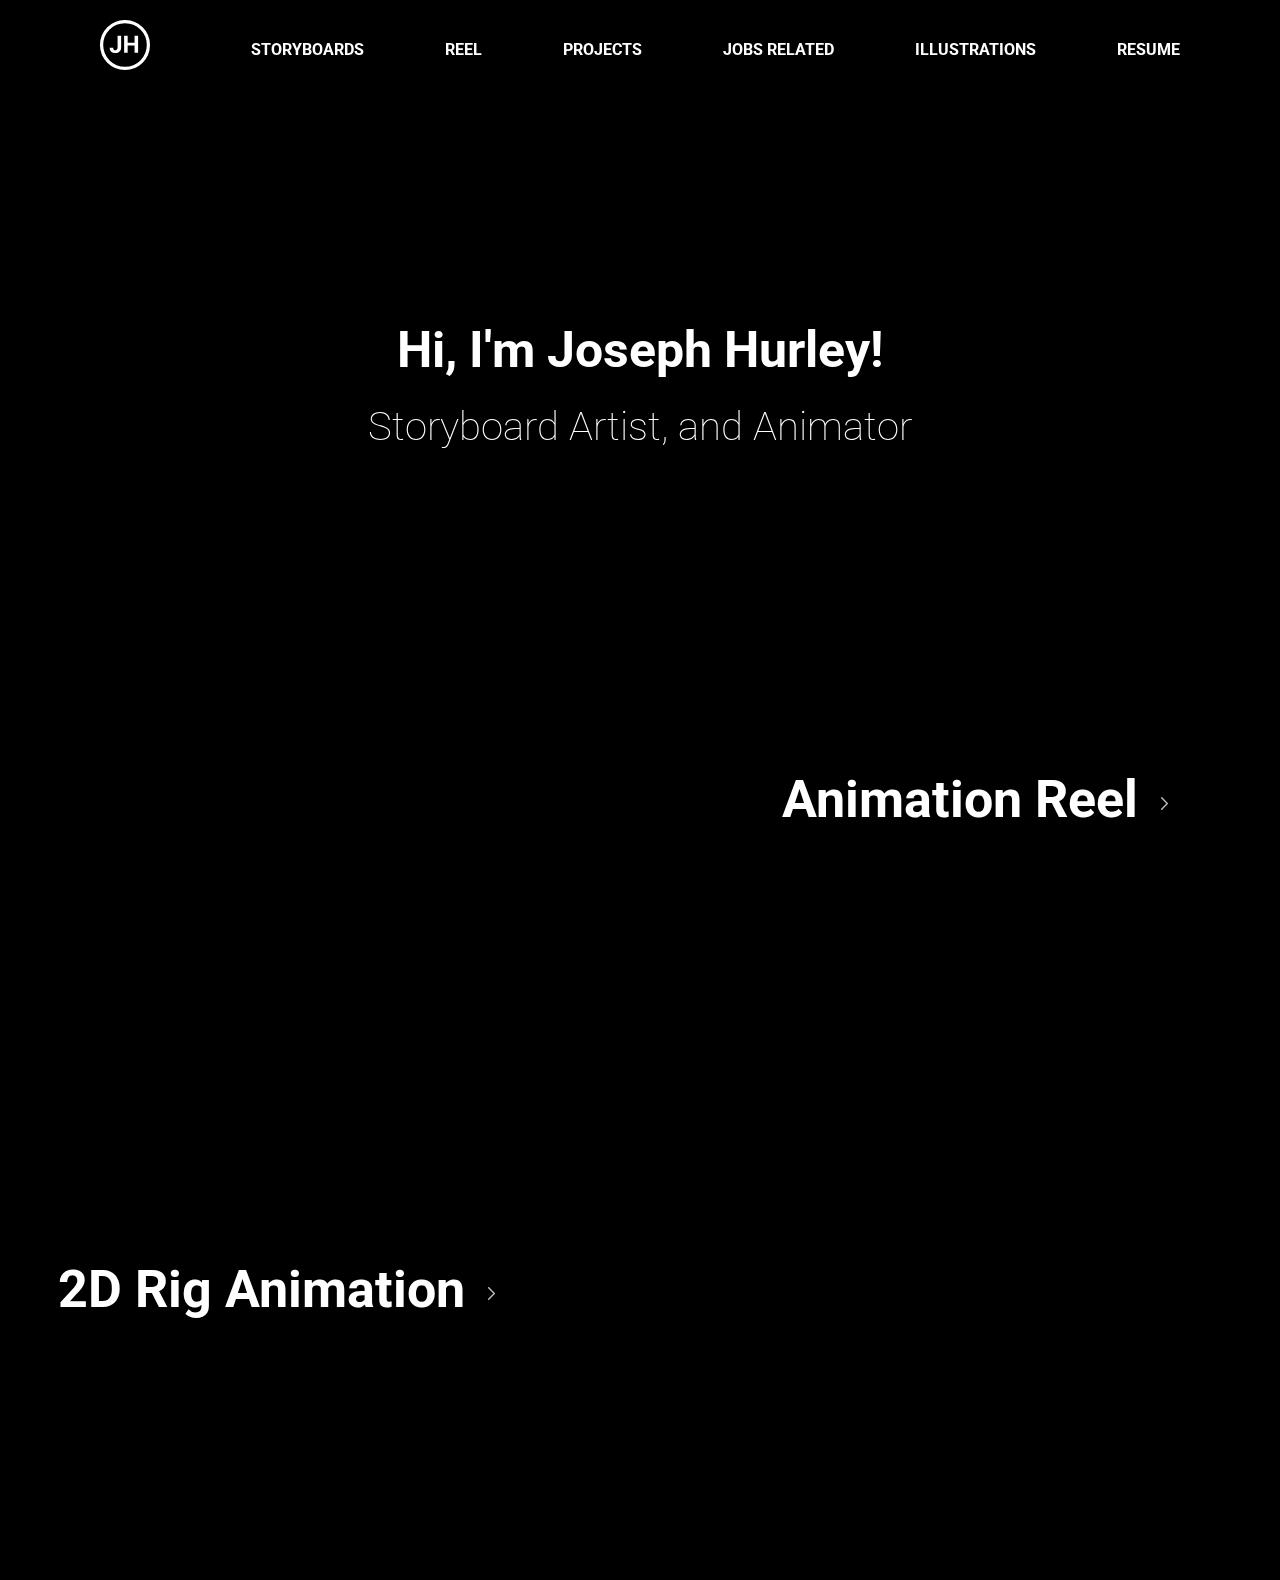
<file: index.html>
<!DOCTYPE html>
<html>
<head>
	<!-- <meta name="viewport" content="width=device-width, initial-scale=1"> -->
	<meta property="og:title" content="Joe Hurley - Animator, Storyboard Artist, Illustrator" />
	<meta property="og:url" content="http://joesshockingtoons.com/" />
	<meta property="og:image" content="http://joesshockingtoons.com/assets/ogimage.jpg" />
	<meta property="og:image:type" content="image/jpeg" />
	<meta property="og:description" content="Hi, I am a 2D Animator, take a look at my work and please let me know what you think." />
	<meta charset="UTF-8" />
	<link href="https://fonts.googleapis.com/css?family=Roboto:300,400,500" rel="stylesheet">
	<link href="https://fonts.googleapis.com/css?family=Lato" rel="stylesheet">
	<link rel="stylesheet" href="main.css">
	<title>Joe Hurley - Animator</title>
	<link rel="icon" type="image/png" href="favicon.png">
</head>
<body>

	<div class="wholepage">
		<div class="top">
			<!-- <video id="mainVideo" autoplay muted loop>
			<source src="hero-video.mp4" type="video/mp4" />
		</video> -->

		<div class="over-video">
			<div class="icon-nav">
				<div class="nav-icon"><img src="assets/logo_white.svg" /></div>
				<div class="navigation-main">
					<span class="nav-item"><a href = "storyboards.html">Storyboards</a></span>
					<span class="nav-item"><a href = "index.html">REEL</a></span>

					<span class="nav-item"><a href = "projects.html" >Projects</a></span>

					<span class="nav-item"><a href = "jobsrelated.html" >Jobs Related</a></span>

					<span class="nav-item"><a href = "illustrations.html" >Illustrations</a></span>





					<span class="nav-item"><a href = "resume.pdf" target="_blank">RESUME</a></span>
				</div>
			</div>

			<div class="me">
				<div class="me-title">Hi, I'm Joseph Hurley!</div>
				<div class="me-desc">Storyboard Artist, and Animator</div>
			</div>

		</div>
	</div>




	<div  class="projects margin-ontop reelMargins">

		<!-- enter one way -->



		<div class="projectContainer">

			<!-- <img src="assets/reel_1.png" class="videoImage"/> -->
			<iframe src="https://player.vimeo.com/video/208623451" class="videoImage" frameborder="0" webkitallowfullscreen mozallowfullscreen allowfullscreen></iframe>
			<a href="https://vimeo.com/208623451">
				<div class="textContainer">
					<div class="videoTitle">
						Animation Reel <img src="assets/arrow_right-white.svg" alt="Link Arrow" class="linkArrow"/>



					</div>
					<div  class="videoPara legible">

					</div>
				</div>
			</a>
		</div>

		<div class="projectContainer">
			<a href="https://vimeo.com/290734391">
				<div class="textContainer otherWayMargin">
					<div class="videoTitle">
						2D Rig Animation
						<img src="assets/arrow_right-white.svg" alt="Link Arrow" class="linkArrow"/>
					</div>
					<div class="videoPara legible">

					</div>
				</div>
			</a>
			<!-- <img src="assets/reel_2.png" class="videoImage"/> -->
			<iframe src="https://player.vimeo.com/video/290734391" class="videoImage" frameborder="0" webkitallowfullscreen mozallowfullscreen allowfullscreen></iframe>

		</div>

		<!-- footer content -->

	</div>

</div>
<script>
(function(i,s,o,g,r,a,m){i['GoogleAnalyticsObject']=r;i[r]=i[r]||function(){
	(i[r].q=i[r].q||[]).push(arguments)},i[r].l=1*new Date();a=s.createElement(o),
	m=s.getElementsByTagName(o)[0];a.async=1;a.src=g;m.parentNode.insertBefore(a,m)
})(window,document,'script','https://www.google-analytics.com/analytics.js','ga');

ga('create', 'UA-90541343-2', 'auto');
ga('send', 'pageview');

</script>
</body>
</html>
</file>
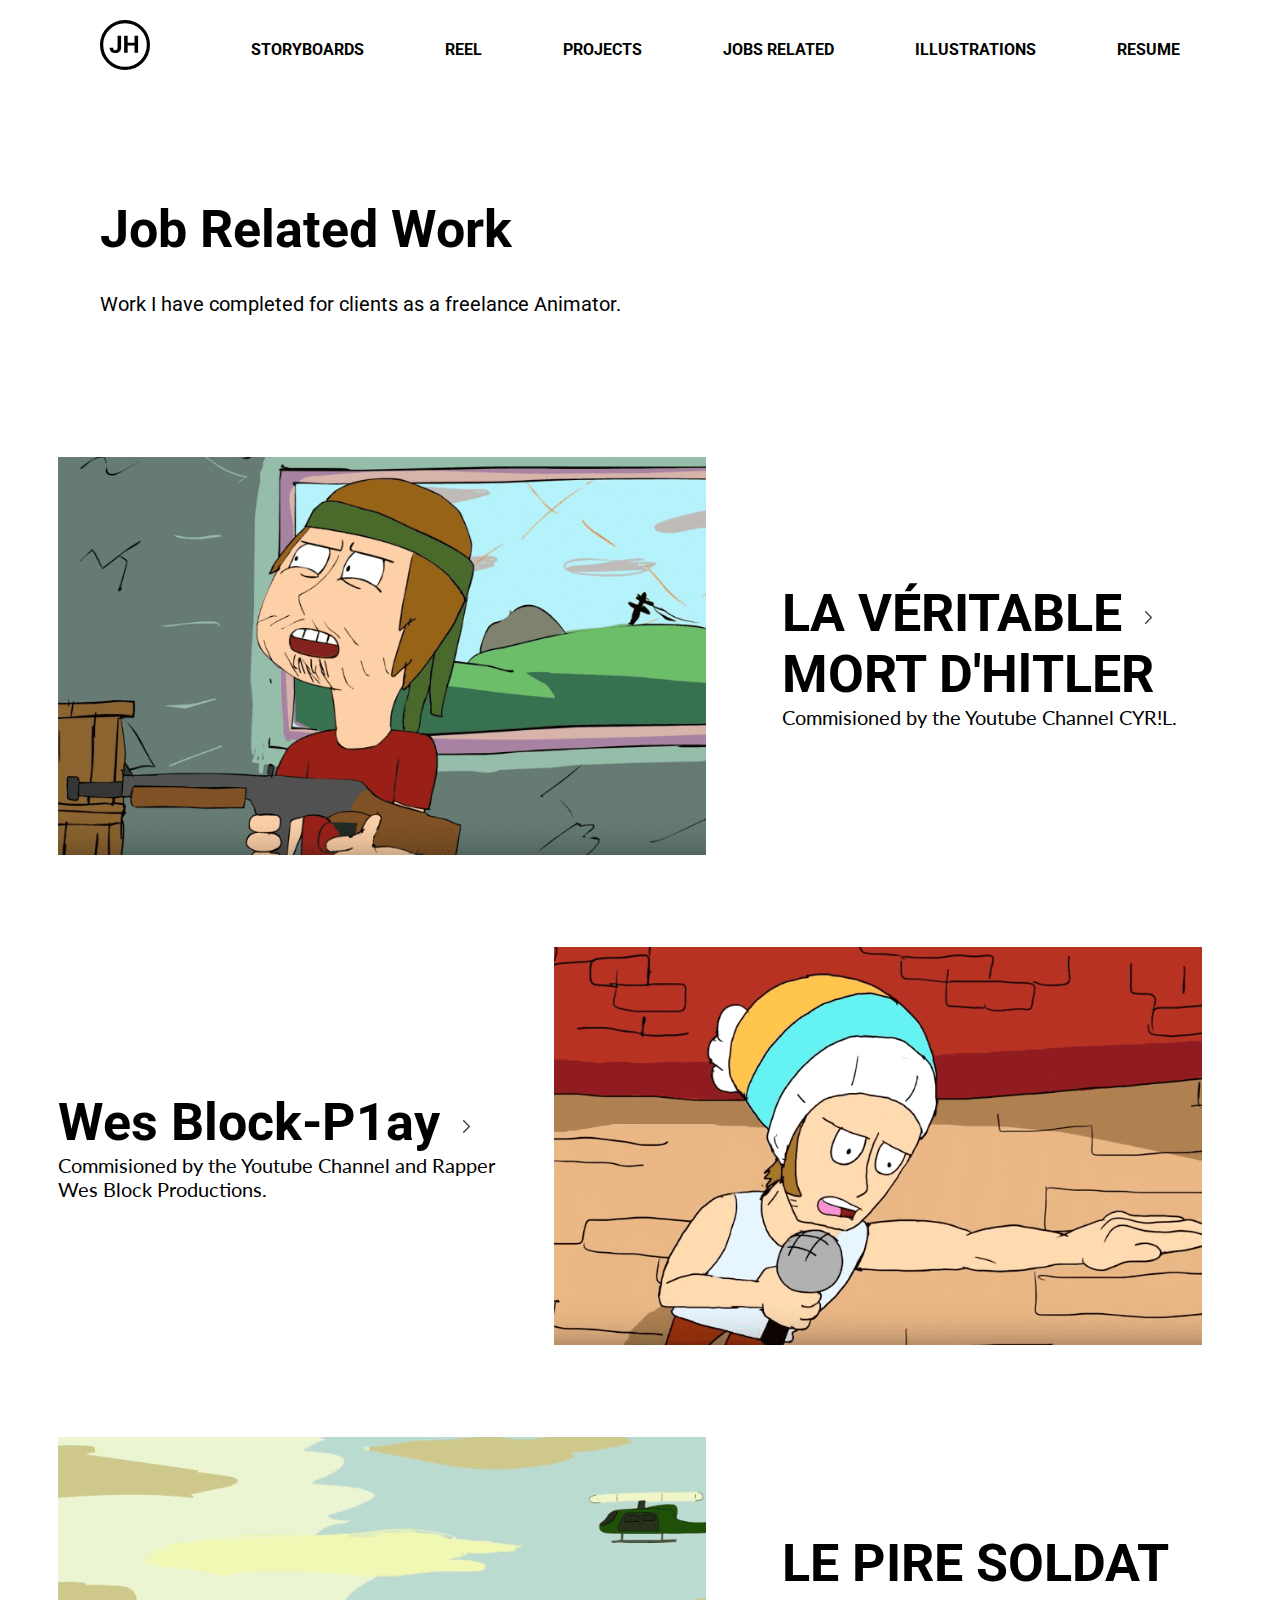
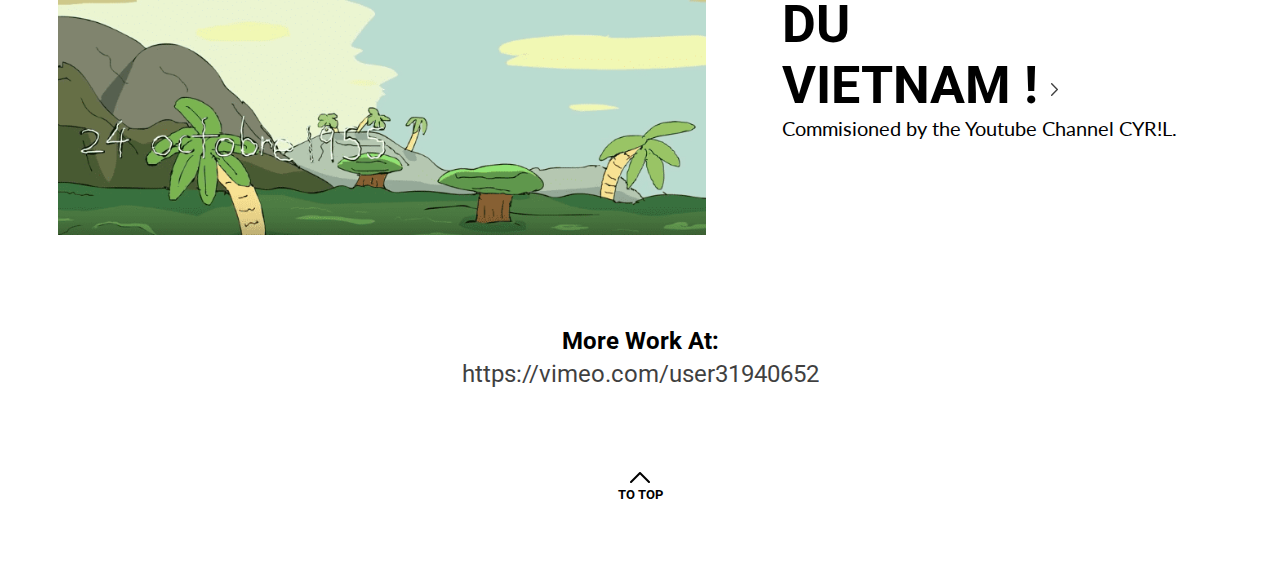
<file: jobsrelated.html>
<!DOCTYPE html>
<html>
<head>
	<!-- <meta name="viewport" content="width=device-width, initial-scale=1"> -->
	<meta property="og:title" content="Joe Hurley - Animator, Storyboard Artist, Illustrator" />
	<meta property="og:url" content="http://joesshockingtoons.com/" />
	<meta property="og:image" content="http://joesshockingtoons.com/assets/ogimage.jpg" />
	<meta property="og:image:type" content="image/jpeg" />
	<meta property="og:description" content="Hi, I am a 2D Animator, take a look at my work and please let me know what you think." />
	<meta charset="UTF-8" />
	<link href="https://fonts.googleapis.com/css?family=Roboto:300,400,500" rel="stylesheet">
	<link href="https://fonts.googleapis.com/css?family=Lato" rel="stylesheet">
	<link rel="stylesheet" href="main.css">

	<title>Joe Hurley - Projects</title>

	<link rel="icon" type="image/png" href="favicon.png">

</head>
<body id = "top" class="whiteBG ">

	<div class="wholepage blackText margins">

		<div class="icon-nav">
			<div class="nav-icon"><img src="assets/logo_black.svg" /></div>
			<div class="navigation-main">
				<span class="nav-item"><a href = "storyboards.html">Storyboards</a></span>
				<span class="nav-item"><a href = "index.html">REEL</a></span>

				<span class="nav-item"><a href = "projects.html" >Projects</a></span>

				<span class="nav-item"><a href = "jobsrelated.html" >Jobs Related</a></span>

				<span class="nav-item"><a href = "illustrations.html" >Illustrations</a></span>





				<span class="nav-item"><a href = "resume.pdf" target="_blank">RESUME</a></span>
			</div>
		</div>

		<div class="pageTitle">
			Job Related Work
			<div class="pageDesc">
				Work I have completed for clients as a freelance Animator.
			</div>
		</div>

		<div class="projects">
			<!-- enter one way -->
			<a href = "https://youtu.be/jMBfTAa3XPY" target = "_blank">
				<div class="projectContainer">

					<img src="assets/8.png" class="videoImage"/>

					<div class="textContainer">
						<div class="videoTitle">
							LA VÉRITABLE <img src="assets/arrow_right.svg" alt="Link Arrow" class="linkArrow"/>
							<br>
							MORT D'HlTLER

						</div>
						<div class="videoPara legible">
							Commisioned by the Youtube Channel CYR!L.
						</div>
					</div>
				</div>
			</a>
			<!--end one way  enter other way-->
			<a href = "https://youtu.be/iOKLv-arH74" target = "_blank">
				<div class="projectContainer">
					<div class="textContainer otherWayMargin">
						<div class="videoTitle">
							Wes Block-P1ay
							<img src="assets/arrow_right.svg" alt="Link Arrow" class="linkArrow"/>
						</div>
						<div class="videoPara legible">
							Commisioned by the Youtube Channel and Rapper Wes Block Productions.
						</div>
					</div>

					<img src="assets/7.png" class="videoImage"/>

				</div>
			</a>
			<!-- end other way -->
			<!-- enter one way -->
			<a href = "https://youtu.be/TQdd-_i0qjs" target = "_blank">
				<div class="projectContainer">

					<img src="assets/9.png" class="videoImage"/>

					<div class="textContainer">
						<div class="videoTitle">
							LE PIRE SOLDAT DU
							<br>
							VIETNAM !
							<img src="assets/arrow_right.svg" alt="Link Arrow" class="linkArrow linkArrowReverse"/>
						</div>
						<div class="videoPara legible">
							Commisioned by the Youtube Channel CYR!L.
						</div>
					</div>
				</div>
			</a>
			<!--end one way  enter other way-->
		</div>



		<!-- footer content -->
		<div class="moreworkCont">
			<div class="moreworkText">
				More Work At:
			</div>
			<a href="https://vimeo.com/user31940652" target = "_blank">
				<div class="moreworkLink">https://vimeo.com/user31940652</div>
			</a>
		</div>

		<a href="#top">
			<div class="backtotopCont">

				<div class="topArrow">
					<img src="assets/arrow_up-black.svg" alt="Back to Top Arrow"/>
				</div>

				<div class="topText">
					To Top
				</div>

			</div>
		</a>

	</div>
	<script>
	(function(i,s,o,g,r,a,m){i['GoogleAnalyticsObject']=r;i[r]=i[r]||function(){
		(i[r].q=i[r].q||[]).push(arguments)},i[r].l=1*new Date();a=s.createElement(o),
		m=s.getElementsByTagName(o)[0];a.async=1;a.src=g;m.parentNode.insertBefore(a,m)
	})(window,document,'script','https://www.google-analytics.com/analytics.js','ga');

	ga('create', 'UA-90541343-2', 'auto');
	ga('send', 'pageview');

</script>
</body>
</html>
</file>
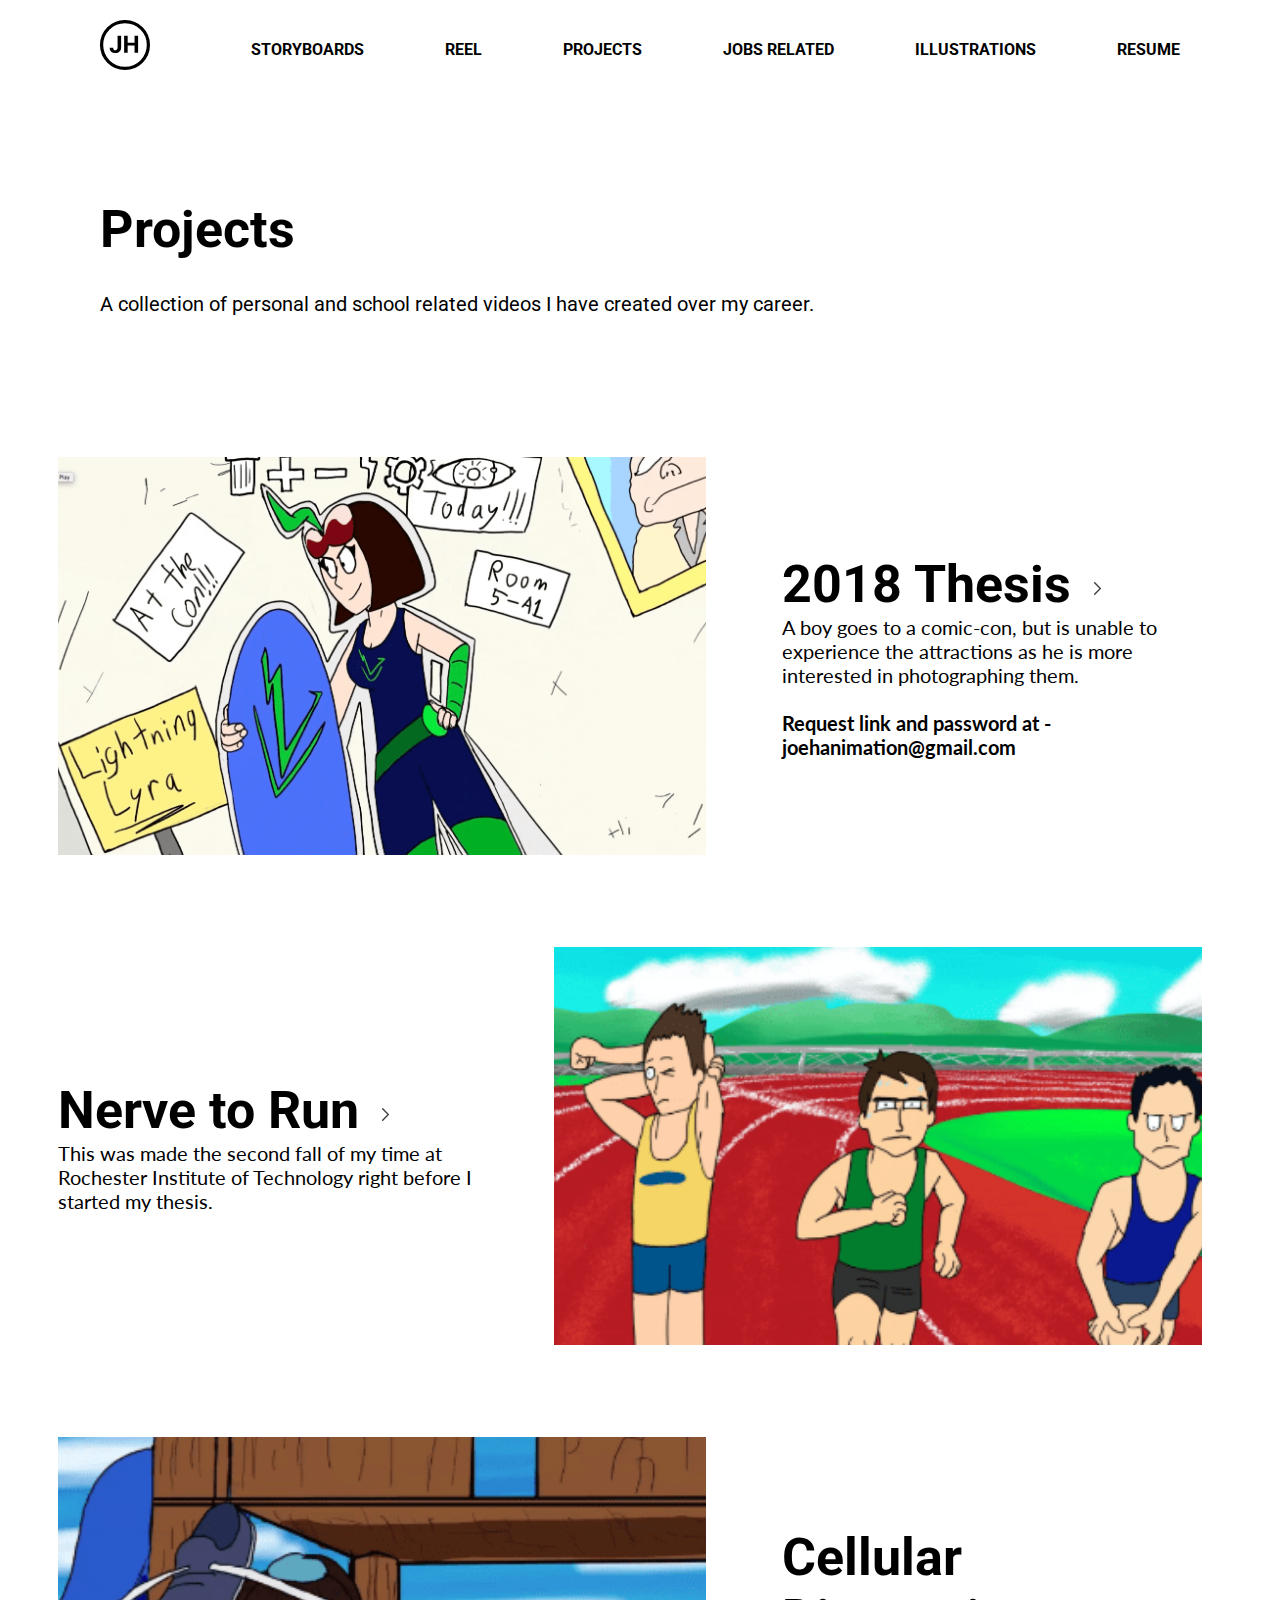
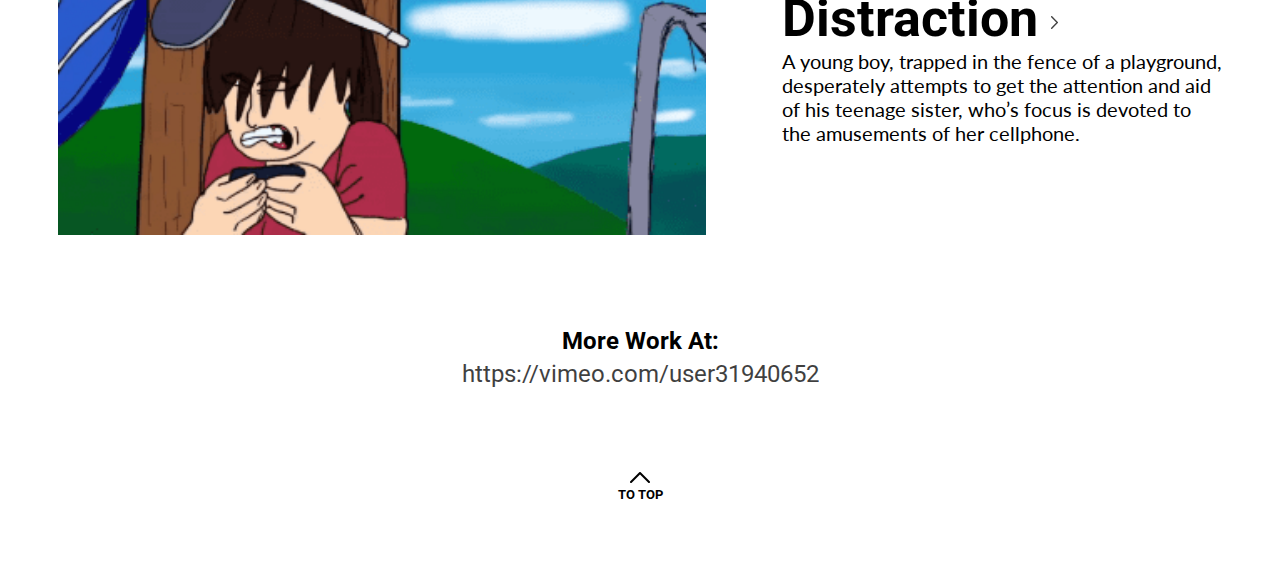
<file: projects.html>
<!DOCTYPE html>
<html>
<head>
	<!-- <meta name="viewport" content="width=device-width, initial-scale=1"> -->
	<meta property="og:title" content="Joe Hurley - Animator, Storyboard Artist, Illustrator" />
	<meta property="og:url" content="http://joesshockingtoons.com/" />
	<meta property="og:image" content="http://joesshockingtoons.com/assets/ogimage.jpg" />
	<meta property="og:image:type" content="image/jpeg" />
	<meta property="og:description" content="Hi, I am a 2D Animator, take a look at my work and please let me know what you think." />
	<meta charset="UTF-8" />
	<link href="https://fonts.googleapis.com/css?family=Roboto:300,400,500" rel="stylesheet">
	<link href="https://fonts.googleapis.com/css?family=Lato" rel="stylesheet">
	<link rel="stylesheet" href="main.css">
	<title>Joe Hurley - Projects</title>
	<link rel="icon" type="image/png" href="favicon.png">
</head>
<body id = "top" class="whiteBG ">

	<div class="wholepage blackText margins">

		<div class="icon-nav">
			<div class="nav-icon"><img src="assets/logo_black.svg" /></div>
			<div class="navigation-main">
				<span class="nav-item"><a href = "storyboards.html">Storyboards</a></span>
				<span class="nav-item"><a href = "index.html">REEL</a></span>

				<span class="nav-item"><a href = "projects.html" >Projects</a></span>

				<span class="nav-item"><a href = "jobsrelated.html" >Jobs Related</a></span>

				<span class="nav-item"><a href = "illustrations.html" >Illustrations</a></span>

				



				<span class="nav-item"><a href = "resume.pdf" target="_blank">RESUME</a></span>
			</div>
		</div>

		<div class="pageTitle">
			Projects
			<div class="pageDesc">
				A collection of personal and school related videos I have created over my career.
			</div>
		</div>

		<div class="projects">
			<!-- enter one way -->

			<div class="projectContainer">

				<img src="assets/2.png" class="videoImage"/>

				<div class="textContainer">
					<div class="videoTitle">
						2018 Thesis
						<img src="assets/arrow_right.svg" alt="Link Arrow" class="linkArrow"/>
					</div>
					<div class="videoPara legible">
						A boy goes to a comic-con, but is unable to experience the attractions as he is more interested in photographing them.
						<br/>
						<br/>
						<div class="bold">Request link and password at - joehanimation@gmail.com</div>
					</div>
				</div>
			</div>

			<!--end one way  enter other way-->
			<a href = "https://vimeo.com/196232367" target = "_blank">
				<div class="projectContainer">
					<div class="textContainer otherWayMargin">
						<div class="videoTitle">
							Nerve to Run
							<img src="assets/arrow_right.svg" alt="Link Arrow" class="linkArrow"/>
						</div>
						<div class="videoPara legible">
							This was made the second fall of my time at Rochester Institute of Technology right before I started my thesis.
						</div>
					</div>

					<img src="assets/11.png" class="videoImage"/>

				</div>
			</a>
			<!-- end other way -->
			<!-- enter one way -->
			<a href = "https://vimeo.com/166761610" target = "_blank">
				<div class="projectContainer">

					<img src="assets/10.png" class="videoImage"/>

					<div class="textContainer">
						<div class="videoTitle">
							Cellular Distraction
							<img src="assets/arrow_right.svg" alt="Link Arrow" class="linkArrow linkArrowReverse"/>
						</div>
						<div class="videoPara legible">
							A young boy, trapped in the fence of a playground, desperately attempts to get the attention and aid of his teenage sister, who’s focus is devoted to the amusements of her cellphone.
						</div>
					</div>
				</div>
			</a>
			<!--end one way  enter other way-->
		</div>



		<!-- footer content -->
		<div class="moreworkCont">
			<div class="moreworkText">
				More Work At:
			</div>
			<a href="https://vimeo.com/user31940652" target = "_blank">
				<div class="moreworkLink">https://vimeo.com/user31940652</div>
			</a>
		</div>

		<a href="#top">
			<div class="backtotopCont">

				<div class="topArrow">
					<img src="assets/arrow_up-black.svg" alt="Back to Top Arrow"/>
				</div>

				<div class="topText">
					To Top
				</div>

			</div>
		</a>

	</div>
	<script>
	(function(i,s,o,g,r,a,m){i['GoogleAnalyticsObject']=r;i[r]=i[r]||function(){
		(i[r].q=i[r].q||[]).push(arguments)},i[r].l=1*new Date();a=s.createElement(o),
		m=s.getElementsByTagName(o)[0];a.async=1;a.src=g;m.parentNode.insertBefore(a,m)
	})(window,document,'script','https://www.google-analytics.com/analytics.js','ga');

	ga('create', 'UA-90541343-2', 'auto');
	ga('send', 'pageview');

</script>
</body>
</html>
</file>
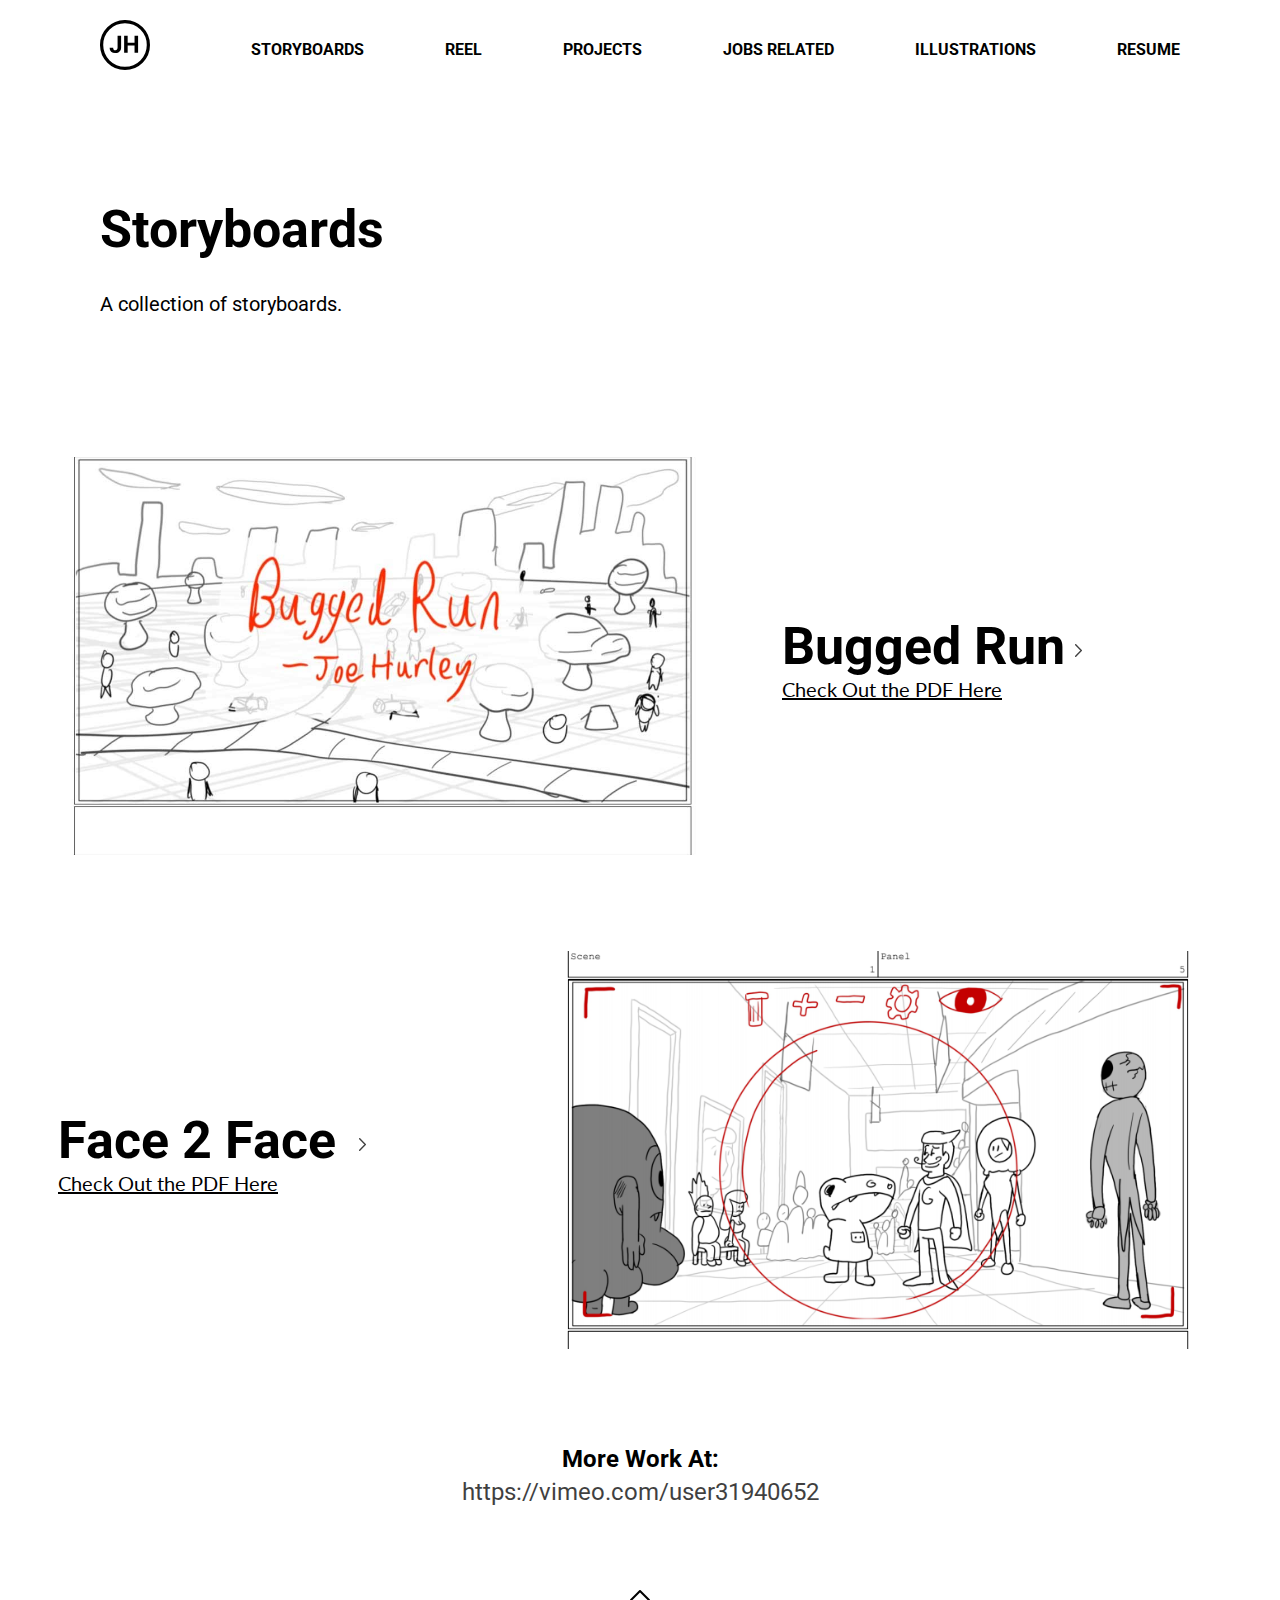
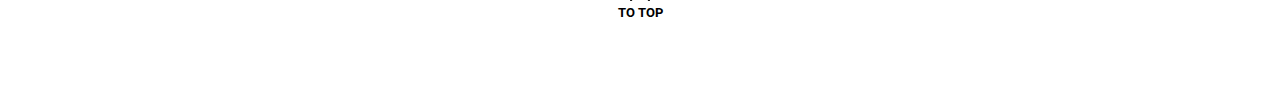
<file: storyboards.html>
<!DOCTYPE html>
<html>
<head>
	<!-- <meta name="viewport" content="width=device-width, initial-scale=1"> -->
	<meta property="og:title" content="Joe Hurley - Animator, Storyboard Artist, Illustrator" />
	<meta property="og:url" content="http://joesshockingtoons.com/" />
	<meta property="og:image" content="http://joesshockingtoons.com/assets/ogimage.jpg" />
	<meta property="og:image:type" content="image/jpeg" />
	<meta property="og:description" content="Hi, I am a 2D Animator, take a look at my work and please let me know what you think." />
	<meta charset="UTF-8" />
	<link href="https://fonts.googleapis.com/css?family=Roboto:300,400,500" rel="stylesheet">
	<link href="https://fonts.googleapis.com/css?family=Lato" rel="stylesheet">
	<link rel="stylesheet" href="main.css">
	<title>Joe Hurley - Storyboards</title>
	<link rel="icon" type="image/png" href="favicon.png">
</head>
<body id = "top" class="whiteBG ">

	<div class="wholepage blackText margins">

		<div class="icon-nav">
			<div class="nav-icon"><img src="assets/logo_black.svg" /></div>
			<div class="navigation-main">
				<span class="nav-item"><a href = "storyboards.html">Storyboards</a></span>
				<span class="nav-item"><a href = "index.html">REEL</a></span>

				<span class="nav-item"><a href = "projects.html" >Projects</a></span>

				<span class="nav-item"><a href = "jobsrelated.html" >Jobs Related</a></span>

				<span class="nav-item"><a href = "illustrations.html" >Illustrations</a></span>





				<span class="nav-item"><a href = "resume.pdf" target="_blank">RESUME</a></span>
			</div>
		</div>

		<div class="pageTitle">
			Storyboards
			<div class="pageDesc">
				A collection of storyboards.
			</div>
		</div>

		<div class="projects">

			<!-- enter one way -->

			<a href = "https://www.slideshare.net/JosephHurley10/bugged-run-storyboards" target = "_blank">

				<div class="projectContainer">

					<img src="assets/13.jpg" class="videoImage"/>

					<div class="textContainer">
						<div class="videoTitle">
							Bugged Run<img src="assets/arrow_right.svg" alt="Link Arrow" class="linkArrow"/>
							<br>
							<div class="videoPara legible">
								<a href="bugged.pdf" class="face2facePDF" target="_blank">Check Out the PDF Here</a>
							</div>

						</div>
					</div>
				</div>
			</a>

			<a href = "https://www.slideshare.net/JosephHurley10/face-2-face-story-boards" target = "_blank">
				<div class="projectContainer">
					<div class="textContainer otherWayMargin">
						<div class="videoTitle">
							Face 2 Face
							<img src="assets/arrow_right.svg" alt="Link Arrow" class="linkArrow"/>
						</div>
						<div class="videoPara legible">
							<a href="face2face.pdf" class="face2facePDF" target="_blank">Check Out the PDF Here</a>
						</div>
					</div>
					<a href = "https://www.slideshare.net/JosephHurley10/face-2-face-story-boards" target = "_blank">
						<img src="assets/face2face.png" class="videoImage"/>
					</a>

				</div>
			</a>


			<!-- footer content -->
			<div class="moreworkCont">
				<div class="moreworkText">
					More Work At:
				</div>
				<a href="https://vimeo.com/user31940652" target = "_blank">
					<div class="moreworkLink">https://vimeo.com/user31940652</div>
				</a>
			</div>

			<a href="#top">
				<div class="backtotopCont">

					<div class="topArrow">
						<img src="assets/arrow_up-black.svg" alt="Back to Top Arrow"/>
					</div>

					<div class="topText">
						To Top
					</div>

				</div>
			</a>

		</div>
		<script>
		(function(i,s,o,g,r,a,m){i['GoogleAnalyticsObject']=r;i[r]=i[r]||function(){
			(i[r].q=i[r].q||[]).push(arguments)},i[r].l=1*new Date();a=s.createElement(o),
			m=s.getElementsByTagName(o)[0];a.async=1;a.src=g;m.parentNode.insertBefore(a,m)
		})(window,document,'script','https://www.google-analytics.com/analytics.js','ga');

		ga('create', 'UA-90541343-2', 'auto');
		ga('send', 'pageview');

		</script>
	</body>
	</html>
</file>
<file: main.css>
/* text-shadow: 0px 0px 2px rgba(150, 150, 150, 1); */
*{
	scroll-behavior: smooth;
	text-rendering: optimizeLegibility;

}
body {
	font-family: 'Roboto', 'Helvetica', 'Century Gothic', sans-serif;
	margin: 0;
	padding: 0;
	color: white;
	background-color: black;
	overflow-x: hidden;
	/* text-shadow: 0px 0px 2px rgba(150, 150, 150, 1); */
}
a{
	text-decoration: none;
	color: inherit;
}
a:hover{
	text-decoration: none;
	opacity: .75;
	color: inherit;
}
/* #workTab:hover .work_items{
display: block;
} */
a:active{
	color: inherit;
	text-decoration: none;
}


.heading {
	color: hsla(241, 61%, 9%, 1);
}

.legible {
	font-family: 'Lato', serif;
}

.top {
	position: relative;
	height: 100vh;
	width: 100vw;
}

/* #mainVideo {
z-index: -9999;
position: absolute;

top: 0;
min-height: 100%;
min-width: 100%;

}
*/

.over-video {
	position: absolute;
	height: 50%;
	width: calc(100% - 200px);
	padding: 0 100px;
	display: flex;
	flex-direction: column;
	justify-content: space-between;
}


/* Navigation */
.icon-nav {
	display: flex;
	justify-content: space-between;

	padding: 20px 0;
}

.navigation-main {
	display: flex;
	align-items: center;
	justify-content: center;
	flex-wrap: wrap;
}

.nav-icon {
	width: 50px;
}

.nav-item {
	margin-bottom: 20px;
	margin-top: 20px;
	font-size: 16px;
	font-weight: bold;
	margin-right: 81px;
	text-transform: uppercase;
}

.nav-item:last-child {
	margin-right: 0;
}

#workTab:hover{
	opacity: .75;
}
#workTab:hover  .dropDownContent{
	display: flex;
	flex-direction: column;
	align-items: center;
}

.dropDownContent{
	display: none;
	position: absolute;
	/* background-color: #f1f1f1; */
	min-width: 200px;
	z-index: 1;
}
.dropDown{
	position: relative;
	display: flex;
	justify-content: center;

	/* display: inline-block; */
	/* display: none;
	position: relative;
	min-width: 160px; */
}
.work_items:hover{
	opacity: 1;
}
.work_items{

	display: block;
	cursor: pointer;
	margin-top: 8px;
	font-size: 16px;
	opacity: .75;
	text-transform: uppercase;
}

/* End Navigation */
.me{
	display: flex;
	justify-content: center;
	flex-direction: column;
	align-items: center;
	position: relative;

}
.me-title {
	font-size: 50px;
	font-weight: bold;
	margin-bottom: 24px;
}

.me-desc {
	font-size: 40px;
	font-weight: lighter;
}

.godown {
	display: flex;
	flex-direction: column;
	justify-content: space-between;
	align-items: center;

	height: 50px;

	padding: 15px;
}

.downtext {
	text-transform: uppercase;
	font-size: 13px;
	font-weight: bold;
}

.arrow-down {
	width: 25px;
}

.about-section {
	position: relative;
	background: white;
	height: 750px;
	width: 100vw;
	color: black;
	display: flex;
	justify-content: space-around;



}

.desc {
	position: absolute;
	margin-top: 76px;
	margin-bottom: 56px;
	/* margin-left: 112px; */
	margin-right: 112px;
	/* margin-left:0px; */
	/* display: flex; */


}

.desc_title {
	font-size: 52px;
	font-weight: bold;
}

.desc_cont {
	margin-top: 33px;
	font-size: 20px;
	font-weight: normal;
	opacity: .75;
	width: 480px;
	line-height: 29px;
}

.link-about {
	opacity: 1;
	font-weight: bold;
	width: 230px;
	padding-left: 250px;
}

.linkarrow {
	float: right;
	width: 6px;
}



.whiteBG{
	background-color: white;
}
.blackText{
	color: black;
}

.pageTitle{
	margin-top: 100px;
	font-size: 52px;
	font-weight: bold;
}
.pageDesc{
	margin-top: 32px;
	font-size: 20px;
	line-height: 24px;
	font-weight: normal;
}
.projects{
	display: flex;
	flex-direction: column;
	align-items: center;
	margin-top: 141px;
	/* align-self: center; */
	/* vertical-align: middle; */
}
.projectContainer{
	display: flex;
	/* flex-wrap: wrap; */
	align-items: center;
	margin-bottom: 92px;
}
.projectContainer:hover{
	cursor: pointer;
}
.videoContainer{
	margin-top: 56px;
	background-color: pink;
	height: 398px;
}
.textContainer{
	position: relative;
	display: inline-block;
	margin-left: 56px;
}

.otherWayMargin{
	margin-left: 0;
	margin-right: 56px;
}
.videoImage{
	display: inline-block;
	background-color: black;
	width:648px;
	height:398px;
	margin-right: 20px;
	object-fit: cover;
}
.videoTitle{

	font-size: 52px;
	font-weight: bold;

}
.videoPara{
	/* padding-left: 4px; */
	width: 440px;
	font-size: 20px;
	font-weight: normal;
	line-height: 24px;
}
.margins{
	width: calc(100% - 200px);
	padding: 0 100px;
}
.linkArrow{
	width: 7px;
	margin-left: 10px;
	margin-bottom: 7px;
}
.linkArrowReverse{
	margin-left: 0px;
	margin-right: 10px;
}
.profile_pic{
	margin-left:200px;
	display: flex;

}
.photo{
	width: 500px;
	height: 500px;
	object-fit: cover;

}
.descriptionAndphoto{
	display: flex;
	flex-direction: row;
	justify-content: center;
	flex-wrap: wrap;

}
/* More work and back to top styles */

.moreworkCont{
	font-size: 24px;
	display: flex;
	/* justify-content: center; */
	flex-direction: column;
	align-items: center;
}
.moreworkText{
	font-weight: bold;
}
.moreworkLink{
	margin-top: 5px;
	font-weight: normal;
	opacity: .75;
}
.backtotopCont{
	margin-top: 80px;
	margin-bottom: 80px;
	display: flex;
	/* justify-content: center; */
	align-items: center;
	flex-direction: column;
}
/* .backtotopCont:hover > .topArrow{
cursor: pointer;
transform: translateY(-10px);
animation-name: arrowHoverON;
animation-timing-function: ease-in-out;
animation-direction: alternate-reverse;
animation-duration: .2s;
}
.backtotopCont > .topArrow{
cursor: pointer;
transform: translateY(0px);
animation-name: arrowHoverOFF;
animation-timing-function: ease-in-out;
animation-direction: alternate-reverse;
animation-duration: .2s;
}
@keyframes arrowHoverON {
from {transform: translateY(0px);}
to {transform: translateY(-10px);}
}
@keyframes arrowHoverOFF {
from {transform: translateY(-10px);}
to {transform: translateY(0px);}
} */
.topArrow{
	width: 20px;
}
.topText{
	font-size: 13px;
	font-weight: bold;
	text-transform: uppercase;
}

.illustration{
	/* height: inherit; */
	/* min-width: 49%;
	max-width: 50%; */
	width: 500px;
	height: 500px;
	object-fit: cover;
	object-position: center;

}

.illustration_container{
	display: flex;
	flex-direction: row;
	flex-wrap: wrap;
	margin-bottom: 100px;
	/* align-items: center; */
	justify-content: center;
}

.bold{
	font-weight: bold;
}

.margin-ontop{
	padding-top: 100px;
}
.reelMargins{
	margin-top:-400px;
}


.modal{
	left:inherit;
	/* position: absolute; */
	margin: 0;
	padding: 0;
	width: 100%;
	max-width: 90vw;
	max-height: 90vh;
}

.modal-image{
	width: inherit;
	margin: 0 auto;
}

.face2facePDF{
	text-decoration: underline;
}
</file>
